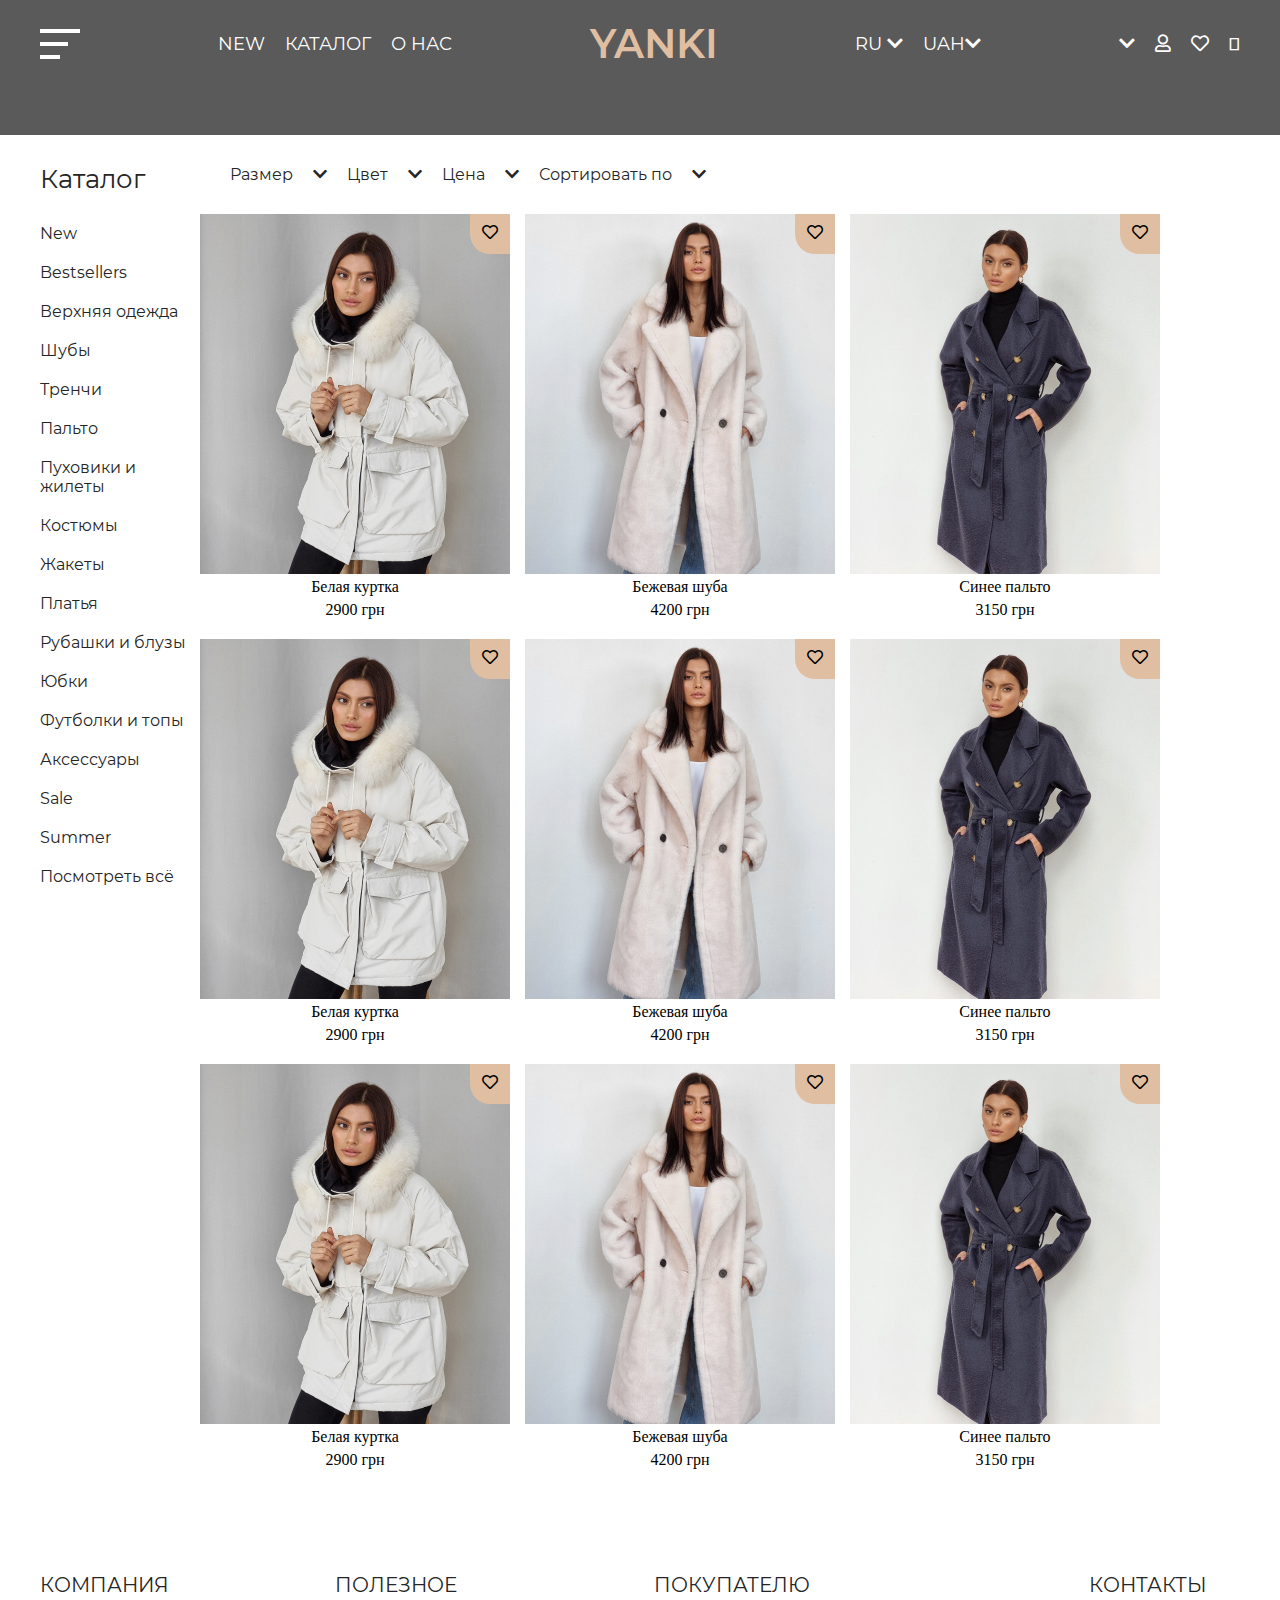
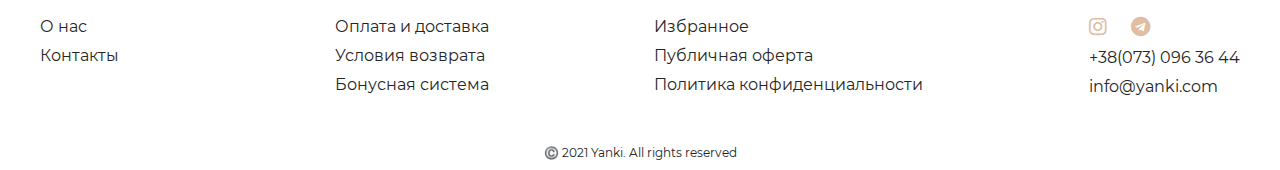
<file: index.html>
<!DOCTYPE html>
<html lang="ru">
<head>
    <meta charset="UTF-8">
    <meta http-equiv="X-UA-Compatible" content="IE=edge">
    <meta name="viewport" content="width=device-width, initial-scale=1.0">
    <title>YANKI</title>
    <link rel="stylesheet" href="https://pro.fontawesome.com/releases/v5.15.2/css/all.css"/>
    <link rel="stylesheet" href="style.css/style.css">
</head>
<body>
    <header class="header">
        <nav class="header__nav">
            <div class="container">
                <div class="header__nav-content">
                    <div class="header__nav-burger">
                        <span class="header__burger-line"></span>
                        <span class="header__burger-line"></span>
                        <span class="header__burger-line"></span>
                    </div>
                    <ul class="header__nav-list1">
                        <li class="header__nav-item">
                            <a href="#!" class="header__nav-list">NEW</a>
                        </li>
                        <li class="header__nav-item">
                            <a href="#!" class="header__nav-list">КАТАЛОГ</a>
                        </li>
                        <li class="header__nav-item">
                            <a href="#!" class="header__nav-list">О НАС</a>
                        </li>   
                    </ul>
                    <h1 class="header__nav-title">
                        YANKI
                    </h1>
                    <ul class="header__nav-list1">
                        <li class="header__nav-item">
                            <a href="#!" class="header__nav-list">RU <span><i class="fas fa-chevron-down"></i> </span> </a>
                        </li>
                        <li class="header__nav-item">
                            <a href="#!" class="header__nav-list">UAH<span><i class="fas fa-chevron-down"></i> </span> </a>
                        </li>
                           
                           
                    </ul>
                    <ul class="header__nav-list1">
                        <li class="header__nav-item">
                            <a href="#!" class="header__nav-list"> <span><i class="fas fa-chevron-down"></i> </span> </a>
                        </li>
                        <li class="header__nav-item">
                            <a href="#!" class="header__nav-list"><span><i class="far fa-user"></i> </span> </a>
                        </li>
                        <li class="header__nav-item">
                            <a href="#!" class="header__nav-list"><span><i class="far fa-heart"></i> </span> </a>
                        </li>
                        <li class="header__nav-item">
                            <a href="#!" class="header__nav-list"><span><i class="fal fa-shopping-cart"></i> </span> </a>
                        </li>
  
                    </ul>
                </div>
            </div>
        </nav>
    </header>
    <main class="main">
        <div class="main__content">
            <div class="container main__content-content">
                <div class="main__content-nav-left">
                    <h1 class="main__content-text">Каталог</h1>
                    <p class="main__content-info">New</p>
                    <p class="main__content-info">Bestsellers</p>
                    <p class="main__content-info">Верхняя одежда</p>
                    <p class="main__content-info">Шубы</p>
                    <p class="main__content-info">Тренчи</p>
                    <p class="main__content-info">Пальто</p>
                    <p class="main__content-info">Пуховики и жилеты</p>
                    <p class="main__content-info">Костюмы</p>
                    <p class="main__content-info">Жакеты</p>
                    <p class="main__content-info">Платья</p>
                    <p class="main__content-info">Рубашки и блузы</p>
                    <p class="main__content-info">Юбки</p>
                    <p class="main__content-info">Футболки и топы</p>
                    <p class="main__content-info">Аксессуары</p>
                    <p class="main__content-info">Sale</p>
                    <p class="main__content-info">Summer</p>
                    <p class="main__content-info">Посмотреть всё</p>
                </div>
                <div class="main__content-right">
                    <div class="main__content-nav-right">
                        <p class="main__content-title">Размер</p>
                        <span><i class="fas fa-chevron-down"></i></span>
                        <p class="main__content-title">Цвет</p>
                        <span><i class="fas fa-chevron-down"></i></span>
                        <p class="main__content-title">Цена</p>
                        <span><i class="fas fa-chevron-down"></i></span>
                        <p class="main__content-title">Сортировать по</p>
                        <span><i class="fas fa-chevron-down"></i></span>
                    </div>
                    <div class="main__content-image">
                        <div class="main__content-image-item">
                            <div class="div" class="main__content-item-info">
                                <div class="divvvv">
                                    <img src="img/1.png" alt="" class="main__content-img">
                                    <i class="far fa-heart icon"></i>
                                </div>
                                <div class="main__content-info2">
                                    <p class="main__content-mini-info">Белая куртка</p>
                                    <p class="main__content-mini-info">2900 грн</p>
                                </div>
                            </div>
                            <div class="div main__content-item-info">
                                <div class="divvvv">
                                    <img src="img/3.png" alt="" class="main__content-img">
                                    <i class="far fa-heart icon"></i>
                                </div>
                                <div class="main__content-info2">
                                    <p class="main__content-mini-info">Бежевая шуба</p>
                                    <p class="main__content-mini-info">4200 грн</p>
                                    
                                    <div class="div">
                                        <span></span>
                                        <span></span>
                                        <span></span>
                                    </div>
                                </div>
                            </div>
                            <div class="div main__content-item-info" >
                                <div class="divvvv">
                                    <img src="img/2.png" alt="" class="main__content-img">
                                    <i class="far fa-heart icon"></i>
                                </div>
                                <div class="main__content-info2">
                                    <p class="main__content-mini-info">Синее пальто</p>
                                    <p class="main__content-mini-info">3150 грн</p>
                                </div>
                            </div>
                            <div class="div" class="main__content-item-info">
                                <div class="divvvv">
                                    <img src="img/1.png" alt="" class="main__content-img">
                                    <i class="far fa-heart icon"></i>
                                </div>
                                <div class="main__content-info2">
                                    <p class="main__content-mini-info">Белая куртка</p>
                                    <p class="main__content-mini-info">2900 грн</p>
                                </div>
                            </div>
                            <div class="div" class="main__content-item-info">
                                <div class="divvvv">
                                    <img src="img/3.png" alt="" class="main__content-img">
                                    <i class="far fa-heart icon"></i>
                                </div>
                                <div class="main__content-info2">
                                    <p class="main__content-mini-info">Бежевая шуба</p>
                                    <p class="main__content-mini-info">4200 грн</p>
                                </div>
                            </div>
                            <div class="div" class="main__content-item-info">
                                <div class="divvvv">
                                    <img src="img/2.png" alt="" class="main__content-img">
                                    <i class="far fa-heart icon"></i>
                                </div>
                                <div class="main__content-info2">
                                    <p class="main__content-mini-info">Синее пальто</p>
                                    <p class="main__content-mini-info">3150 грн</p>
                                </div>
                            </div>
                            <div class="div" class="main__content-item-info">
                                <div class="divvvv">
                                    <img src="img/1.png" alt="" class="main__content-img">
                                    <i class="far fa-heart icon"></i>
                                </div>
                                <div class="main__content-info2">
                                    <p class="main__content-mini-info">Белая куртка</p>
                                    <p class="main__content-mini-info">2900 грн</p>
                                </div>
                            </div>
                            <div class="div" class="main__content-item-info">
                                <div class="divvvv">
                                    <img src="img/3.png" alt="" class="main__content-img">
                                    <i class="far fa-heart icon"></i>
                                </div>
                                <div class="main__content-info2">
                                    <p class="main__content-mini-info">Бежевая шуба</p>
                                    <p class="main__content-mini-info">4200 грн</p>
                                </div>
                            </div>
                            <div class="div" class="main__content-item-info">
                                <div class="divvvv">
                                    <img src="img/2.png" alt="" class="main__content-img">
                                    <i class="far fa-heart icon"></i>
                                </div>
                                <div class="main__content-info2">
                                    <p class="main__content-mini-info">Синее пальто</p>
                                    <p class="main__content-mini-info">3150 грн</p>
                                </div>
                            </div>
                            
 
                            
                            
                        </div>
                    </div>
                    
                </div>
            </div>
        </div>
    </main>
    <footer class="footer">
        <div class="container">
            <div class="footer__content">
                <div class="footer__content-item">
                    <h3 class="footer__content-title">
                        КОМПАНИЯ
                    </h3>
                    <ul class="footer__content-list">
                        <li class="footer__content-li">
                            <a href="#!" class="footer__content-link">О нас</a>
                        </li>
                        <li class="footer__content-li">
                            <a href="#!" class="footer__content-link">Контакты</a>
                        </li>
                    </ul>
                </div>
                <div class="footer__content-item">
                    <h3 class="footer__content-title">
                        ПОЛЕЗНОЕ
                    </h3>
                    <ul class="footer__content-list">
                        <li class="footer__content-li">
                            <a href="#!" class="footer__content-link">Оплата и доставка                                </a>
                        </li>
                        <li class="footer__content-li">
                            <a href="#!" class="footer__content-link">Условия возврата
                            </a>
                        </li>
                        <li class="footer__content-li">
                            <a href="#!" class="footer__content-link">Бонусная система
                            </a>
                        </li>
                    </ul>
                </div>
                <div class="footer__content-item">
                    <h3 class="footer__content-title">
                        ПОКУПАТЕЛЮ
                    </h3>
                    <ul class="footer__content-list">
                        <li class="footer__content-li">
                            <a href="#!" class="footer__content-link">Избранное
                            </a>
                        </li>
                        <li class="footer__content-li">
                            <a href="#!" class="footer__content-link">Публичная оферта
                            </a>
                        </li>
                        <li class="footer__content-li">
                            <a href="#!" class="footer__content-link">Политика конфиденциальности
                            </a>
                        </li>
                    </ul>
                </div>
                <div class="footer__content-item">
                    <h3 class="footer__content-title">
                        КОНТАКТЫ
                    </h3>
                    <ul class="footer__content-list">
                        <li class="footer__content-li">
                            <a href="#!" class="footer__content-link">
                                <i class="fab fa-instagram footer__content-icon"></i>
                                <i class="fab fa-telegram footer__content-icon"></i>
                            </a>
                        </li>
                        
                        <li class="footer__content-li">
                            <a href="tel:+38(073) 096 36 44" class="footer__content-link">+38(073) 096 36 44</a>
                        </li>
                        <li class="footer__content-li">
                            <a href="mailto:info@yanki.com" class="footer__content-link">info@yanki.com</a>
                        </li>
                    </ul>
                </div>
            </div>
            <p class="footer-info">©️ 2021 Yanki. All rights reserved</p>
        </div>
    </footer>
</body>
</html>
</file>
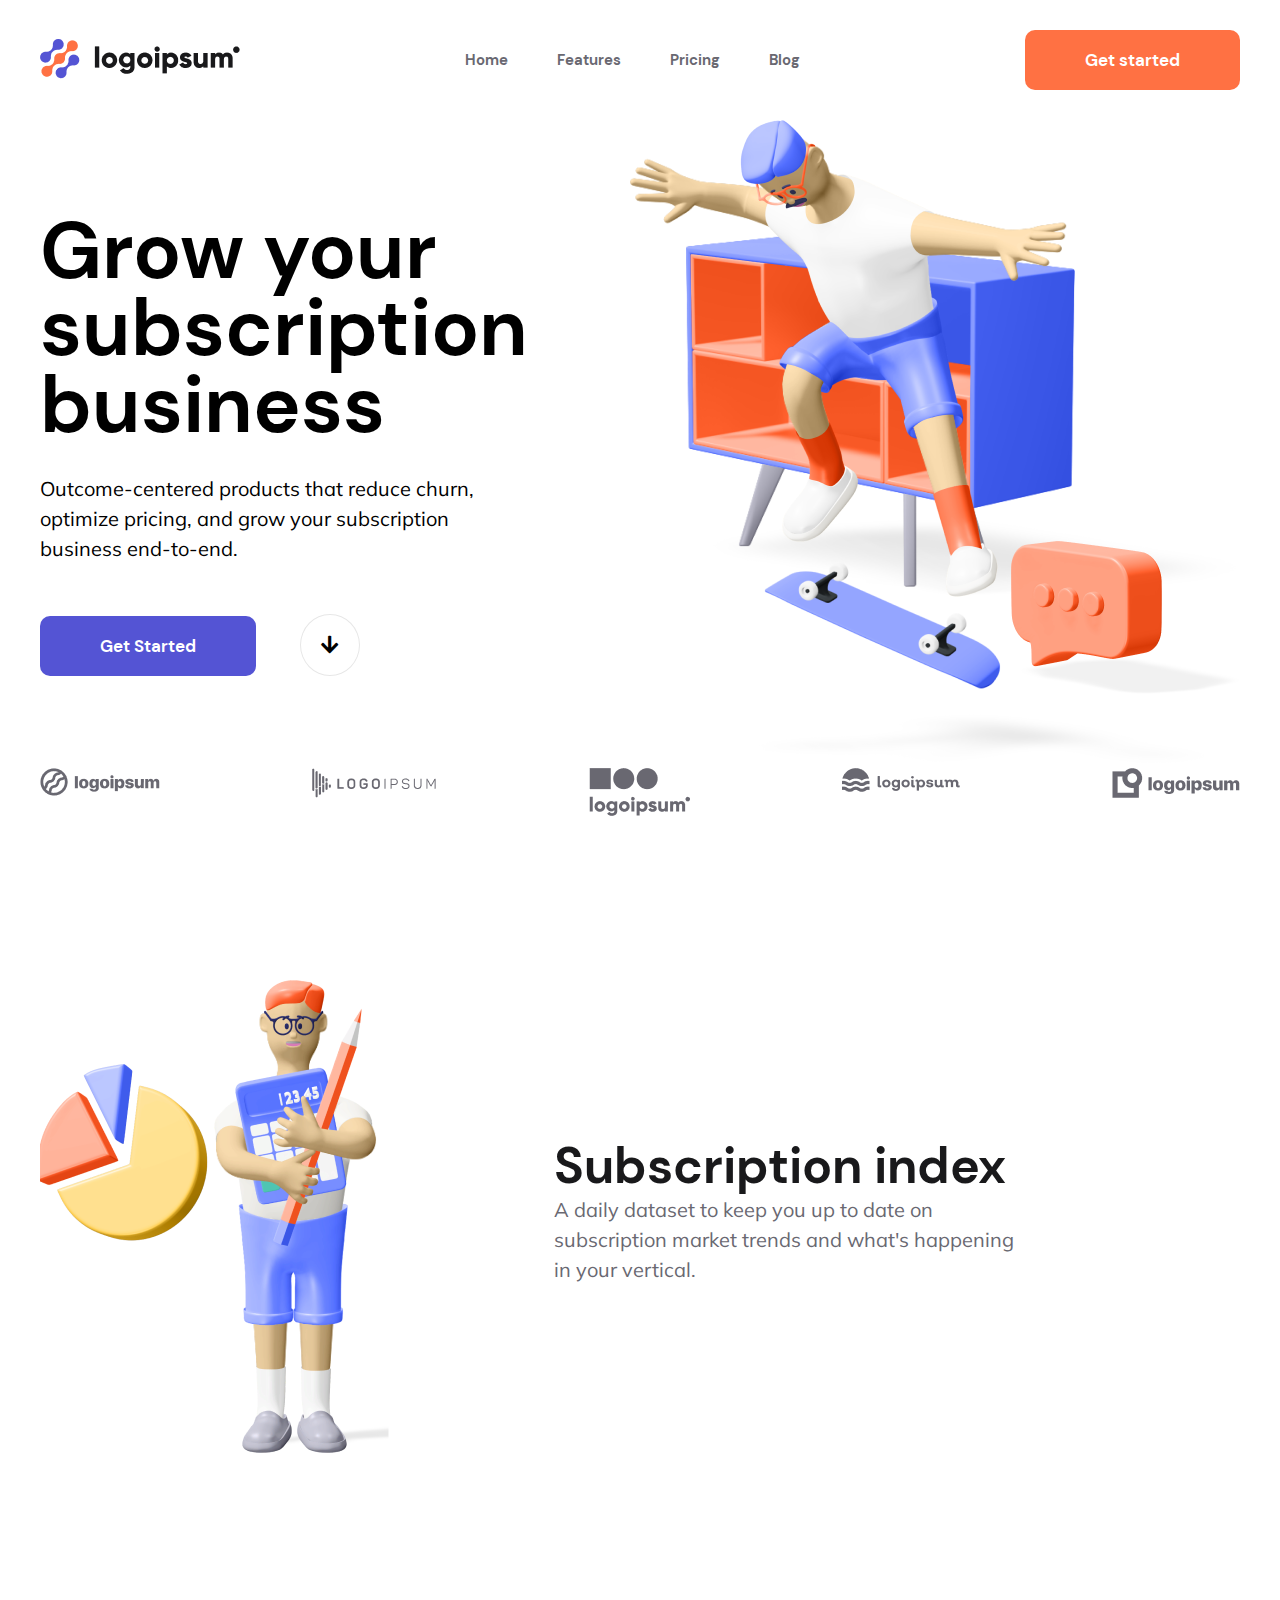
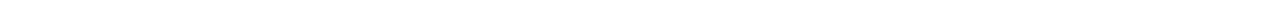
<file: logoipsum/index.html>
<!DOCTYPE html>
<html lang="ru">
<head>
    <meta charset="UTF-8">
    <meta http-equiv="X-UA-Compatible" content="IE=edge">
    <meta name="viewport" content="width=device-width, initial-scale=1.0">
    <title>logoipsum</title>
    <link rel="stylesheet" href="style/all.min .css">
    <link rel="stylesheet" href="style/style.css">
    <link rel="stylesheet" href="style/font.css">
</head>
<body>
    <header class="header">
        <div class="container">
            <nav class="header__nav">
                <a href="#!" class="heaer__nav-logo">
                    <img src="img/Logo Color.png" alt="" class="header__nav-img">
                </a>
                <ul class="header__nav-list">
                    <li class="header__nav-item">
                        <a href="#!" class="header__nav-link">Home</a>
                    </li>
                    <li class="header__nav-item">
                        <a href="#!" class="header__nav-link">Features</a>
                    </li>
                    <li class="header__nav-item">
                        <a href="#!" class="header__nav-link">Pricing</a>
                    </li>
                    <li class="header__nav-item">
                        <a href="#!" class="header__nav-link">Blog</a>
                    </li>
                </ul>
                <button class="header__nav-btn">Get started</button>
            </nav>
        </div>
        <header class="content">
            <div class="container">
                <div class="header__content-content">
                    <div class="header__content-info">
                        <h1 class="header__content-title">
                            Grow your
                            subscription
                            business
                        </h1>
                        <p class="header__content-text">
                            Outcome-centered products that reduce churn, optimize pricing, and grow your subscription business end-to-end.
                        </p>
                        <div class="header__content-bottoms">
                            <button class="header__content-button">
                                Get Started
                            </button>
                            <i class="fas fa-arrow-down header__content-icon "></i>
                        </div>
                    </div>
                    <div class="header__content-image">
                        <img src="img/Hero 3D .png" alt="" class="header__content-img">
                    </div>
                </div>
            </div>
        </header>
    </header>
    <main class="main">
        <div class="container">
            <div class="main__logo">
                <a href="#!" class="main__logo-image">
                    <img src="img/1logo.png" alt="">
                </a>
                <a href="#!" class="main__logo-image">
                    <img src="img/2logo.png" alt="">
                </a>
                <a href="#!" class="main__logo-image">
                    <img src="img/Group 3.png" alt="">
                </a>
                <a href="#!" class="main__logo-image">
                    <img src="img/Group (4).png" alt="">
                </a>
                <a href="#!" class="main__logo-image">
                    <img src="img/Group (5).png" alt="">
                </a>
            </div>
            <div class="main__content-content">
                <div class="main__content-image">
                    <a href="#!" class="main__content-img">
                        <img src="img/Content Image 1.png" alt="">
                    </a>
                    
                </div>
                <div class="main__content-item">
                    <h2 class="main__content-text">
                        Subscription index
                    </h2>
                    <p class="main__content-mini-text">
                        A daily dataset to keep you up to date on subscription market trends and what's happening in your vertical.
                    </p>
                </div>
            </div>    
        </div>
        <div class="container">
            
        </div>
    </main>

</body>
</html>
</file>
<file: style.css/style.css>
@import 'fonts.css';


/* root start */

*
{
    padding: 0;
    margin: 0;
    text-decoration: none;
    list-style: none;

}

:root
{
    --mt100: 'Montserrat-Thin';
    --mr400: 'Montserrat-Regular';   
    --mb700: 'Montserrat-SemiBold';
    --white: #FFFFFF;
    --blackText: #252525;
    --lightBrown: rgba(224, 190, 162, 0.75);
    --brown: #E0BEA2;
}

.container
{
    max-width: 1200px;
    padding:  0 15px;
    margin: 0 auto;
}
body{
    /* background: grey; */
    height: 100vh;
}
/* root end */


/* header start */

.header
{
    background: rgb(91, 90, 90);
    height: 15vh;
    display: flex;
    flex-direction: column;
}

.header__nav{
    padding: 24px 0;
    width: 100%;
}

.header__nav-content
{
    display: flex;
    justify-content: space-between;
    align-items: center;
    flex-wrap: wrap;
}

.header__nav-list1
{
    display: flex;
    align-items: center;
}
.header__nav-item:not(:last-of-type)
{
    margin-right: 20px;
}
.header__nav-list
{
    color: var(--white);
    font-family: var(--mr400);;
    font-weight: 400;
    font-size: 18px;
    line-height: 21px;
    transition: .3s;
}
.header__nav-list:hover
{
    color: var(--brown);
}
.header__nav-title
{
    font-size: 40px;
    color: var(--brown);
    font-family: var(--mb700);
    font-weight: 700;
    line-height: 40px;

}   

.header__nav-burger
{
    width: 40px;
    height: 30px;
    position: relative;
    color: var(--white);
    cursor: pointer;
}

.header__burger-line
{
    height: 4px;
    background: var(--white);
    display: block;
    cursor: pointer;
}
.header__burger-line:first-of-type
{
    position: absolute;
    top: 0;
    left: 0;
    width: 100%;
}
.header__burger-line:nth-of-type(2)
{
    position: absolute;
    top: 50%;
    left: 0;
    width: 70%;
    transform: translateY(-50%);
}
.header__burger-line:last-child
{
    position: absolute;
    bottom: 0;
    left: 0;
    width: 50%;
}
.header__content-content
{
    display: flex;
    flex-direction: column;
}
    

.header__content
{
    
    display: flex;
    align-items: center;
    flex-grow: 1;
    
}
.header__content-title
{
    font-family: var(--mr400);
    font-weight: 300;
    font-size: 46px;
    line-height: 54px;
    text-align: center;
    color: var(--white);
}
.header__content-title::after
{
    content: ' ';
    height: 2px;
    width: 120px;
    background: var(--white);
    display: block;
    margin: 20px auto;
}
.header__content-text
{
    font-family: var(--mr400);
    font-weight: 300;
    font-size: 16px;
    line-height: 19px;
    text-align: center;
    color: var(--white);
    text-transform: uppercase;
}


/* header end */


/* main start */
.main__content-content
{
    display: flex;
    margin-top: 30px;
}

.main__content-nav-left {
    min-width: 150px;
    margin-right: 10px;
}

.main__content-nav-right
{
    display: flex;
    width: 960px;
    /* height: 1934px; */
    gap: 20px;
    margin-left: 30px;    
}

.main__content-text
{
    font-family: var(--mr400);
    font-weight: 300;
    font-size: 26px;
    line-height: 29px;    
    color: var(--blackText);
    padding-bottom: 30px;
}
.main__content-info
{
    font-family: var(--mr400);
    font-weight: 400;
    font-size: 16px;
    line-height: 19px;    
    color: var(--blackText);
}
.main__content-info:not(:last-child)
{
    padding-bottom: 20px;
}
.main__content-nav-right
{
    font-family: var(--mr400);
    font-weight: 300;
    font-size: 16px;
    line-height: 19px;
    color: var(--blackText);
}
.main__content-image
{
    display: flex;
}

.main__content-image-item
{
    display: flex;
    gap: 15px;
    flex-wrap: wrap;
}
.main__content-image {
    margin-top: 30px;
}
    

.main__content-mini-info
{
    text-align: center;
    padding-bottom: 5px;
}
.divvvv {
    position: relative;
}

.icon {
    position: absolute;
    top: 0;
    right: 0;
    height: 30px;
    width: 40px;  
    background: var(--brown);
    border-radius: 0px 0px 0px 20px;
    text-align: center;
    padding-top: 10px;  
    cursor: pointer;
    transition: .3s;
}
.icon:hover
{
    background: white;
    color: var(--blackText);
}
/* main end0000000000000000000000000000000 */
/* footer start */
.footer
{
    margin-top: 100px;
    padding-bottom: 10px;
}
.footer__content
{
    display: flex;
    justify-content: space-between;
}
.footer__content-title
{
    
    font-family: var(--mr400);
    font-weight: 300;
    font-size: 20px;
    line-height: 23px;
    color: var(--blackText);
    margin-bottom: 20px;
}
.footer__content-link
{
    font-family: var(--mr400);
    font-weight: 400;
    font-size: 16px;
    line-height: 19px;
    color: var(--blackText);
}
.footer__content-link i 
{
    color: var(--brown);
    font-size: 20px;
}
.footer__content-icon:last-of-type
{
    margin-left: 20px;
}
.footer__content-li:not(:last-of-type)
{
    margin-bottom: 10px;
}
.footer-info
{
    font-family: var(--mr400);
    font-weight: 400;
    font-size: 12px;
    line-height: 14px;
    text-align: center;
    color: var(--blackText);
    display: flex;
    justify-content: center;
    align-items: center;
    margin-top: 50px;
}


/* footer end00000000000000000000000000000000000000000000000000 */

@media (max-width: 1163px)
{
    .header{
        width: 1100px;
    }
    .main__content-image-item
    {
        justify-content: space-around;
        gap: 40px;
        flex-wrap: wrap;
    }
}
@media(max-width: 1084px)
{
    .header{
        width: 1084px;
    }
    .header__nav-content
    {
        justify-content: space-evenly;
    }
    .main__content-image-item
    {
        width: 900px;
        justify-content: space-around;
        gap: 60px;
        margin-left: 22px;
    }
    .main__content-text
    {
        font-size: 40px;
    }   
    .main__content-info
    {
        font-size: 35px;
        line-height: 40px;
        margin-bottom: 12px;
        gap: 5px;
    }
    .main__content-mini-info
    {
        font-size: 35px;
        line-height: 30px;
    }
    .footer__content
    {
        flex-wrap: wrap;
    }
    .footer__content-title
    {
        font-size: 25px;
        line-height: 30px;
        gap: 10px;
    }
    .footer__content-link
    {
        font-size: 25px;
        line-height: 30px;
    }
    
}
@media(max-width: 772px)
{
    .main__content-info
    {
        font-size: 20px;
    }
    .main__content-mini-info
    {
        font-size: 25px;
    }
    .main__content-title
    {
        font-size: 25px;
    }
    .main__content-image-item
    {
        gap: 20px;
    }
    .footer__content
    {
        width: 770px;
        flex-wrap: wrap;
        gap: 40px;
    }
    .footer__content-title
    {
        font-size: 25px;
    }
    .footer__content-link
    {
        font-size: 20px;
    }
    .footer-info
    {
        font-size: 20px;
    }
}
@media (max-width: 525px)
{
    .header
    {
        /* width: 525px; */
        height: 20vh;
        
    }
    .header__nav-list1
    {
        display: none;
    }
    .header__nav-burger 
    {
        display: none;
    }
    .header__nav
    {
        justify-content: center;
    }
    .main__content-image
    {
        width: 525px;
        justify-content: space-between;
        flex-wrap: wrap;
    }
}
</file>
<file: logoipsum/style/style.css>
@import "font.css";

:root {
    --dmb700: 'DMSans-bold';
    --dmr400: 'DMSans-Regular';
    --mr400:  'Mulish-Regular';
    --rr400:  'Roboto-Regular';
    --gray: #696871;
    --white: #FFFFFF;
    --black: #19191B;
    --orange: #FF7143;
    --blue: #5454D4;
    --darkorange:#9F3919;
    --lightGray: #F8F8F8;
}
* {
    margin: 0;
    padding: 0;
    text-decoration: none;
    list-style: none;
}
.container {
    max-width: 1200px;
    margin: 0 auto;
    padding: 0 15px;
    width: 100%;
}




/* header start */

.header__nav {
    display: flex;
    justify-content: space-between;
    align-items: center;
    height: 60px;
    padding: 30px 0;
}
.header__nav-list{
    display: flex;
    align-items: center;
    height: 100%;
}

.header__nav-item:not(:last-child) {
    margin-right: 49px;
}

.header__nav-link{
    font-family: var(--dmb700);
    font-weight: 700;
    font-size: 15px;
    line-height: 20px;
    color: var(--gray);
    height: 100%;
    display: flex;
    align-items: center;
    justify-content: center;
    position: relative;    
}

.header__nav-item {
    height: 100%;
}

.header__nav-link:after {
    content: ' ' ;
    position: absolute;
    bottom: 0;
    width: 0px;
    height: 2px;
    background: var(--blue);
    display: inline-block;
    transition: .3s;
}
.header__nav-link:hover {
    color: var(--black)
}

.header__nav-link:hover::after {
    width: 100%;

}

.header__nav-btn{
    color: var(--white);
    background: var(--orange);
    cursor: pointer;
    border: none;
    font-family: var(--dmb700);
    font-weight: 700;
    font-size: 17px;
    line-height: 22px;
    text-align: center;
    padding: 19px 60px;
    border-radius: 10px;
    transition: .3s;

}



.header__nav-btn:hover {
    background: var(--blue);
}

.header__content-content{
    display: flex;
    align-items: center;
    
}

.header__content-title {
    font-family: var(--dmb700);
    font-style: 700;
    font-weight: bold;
    font-size: 80px;
    line-height: 77px;

} 

.header__content-text  {
    font-family: var(--mr400);
    font-style: 400;
    font-weight: normal;
    font-size: 20px;
    line-height: 30px;
    max-width: 459px;
    margin: 30px 0 50px 0;
}

.header__content-buttoms {
    display: flex;
    align-items: center;
}

.header__content-button {
    color: var(--white);
    background: var(--blue);
    cursor: pointer;
    border: none;
    font-family: var(--dmb700);
    font-weight: 700;
    font-size: 17px;
    line-height: 22px;
    text-align: center;
    padding: 19px 60px;
    border-radius: 10px;
    transition: .3s;
}

.header__content-button:hover {
    background: var(--orange);
}

.header__content-icon{
    background: #FFFFFF;
    border: 1px solid #E7E7E7;
    border-radius: 50%;
    margin-left: 40px;
    padding: 20px;
    font-size: 20px;
    cursor: pointer;
    transition: .3s;
    
}

.header__content-icon:hover {
    background: var(--blue);
    color: white;
}

/* header end */





/* main start */

.main__logo {
    display: flex;
    justify-content: space-between;    
}

.main__content-content{
    display: flex;
    align-items: center;
    
}

.main__content-img{
    
    width: 348.5px;
    height: 473px;
    left: 184px;
    top: 1132px;
    margin-top: 160px;
    margin-right: 165px;
    margin-bottom: 150px;
    display: flex;
    justify-content: space-between;
    align-items: flex-end;
}

.main__content-text{ 
    font-family: var(--dmr400);
    font-style: 400;
    font-weight: bold;
    font-size: 50px;
    line-height: 57px;
    color: #19191B;
    display: flex;
    justify-content: space-between;
    align-items: flex-end;
}

.main__content-text{
    font-family: var(--dmb700);
    font-style: 700;
    font-weight: bold;
    font-size: 50px;
    line-height: 57px;
    color: #19191B;
    display: flex;

}

.main__content-mini-text{
    width: 460px;
    height: 90px;
    font-family: var(--mr400);
    font-weight: 400;
    font-size: 20px;
    line-height: 30px;
    color: #696871;
    display: flex;
    justify-content: space-around;
    align-items: center;

}




/* main end */
</file>
<file: logoipsum/style/font.css>
@font-face {
    font-family: 'DMSans-bold';
    src: url(../fonts/dm/DMSans-Bold.ttf);
}
@font-face {
    font-family: 'DMSans-Regular';
    src: url(../fonts/dm/DMSans-Regular.ttf);
}
@font-face {
    font-family: 'Mulish-Regular';
    src: url(../fonts/mulish/Mulish-Regular.ttf);
}
@font-face {
    font-family: 'Roboto-Regular';
    src: url(../fonts/roboto/Roboto-Regular.ttf);
}
</file>
